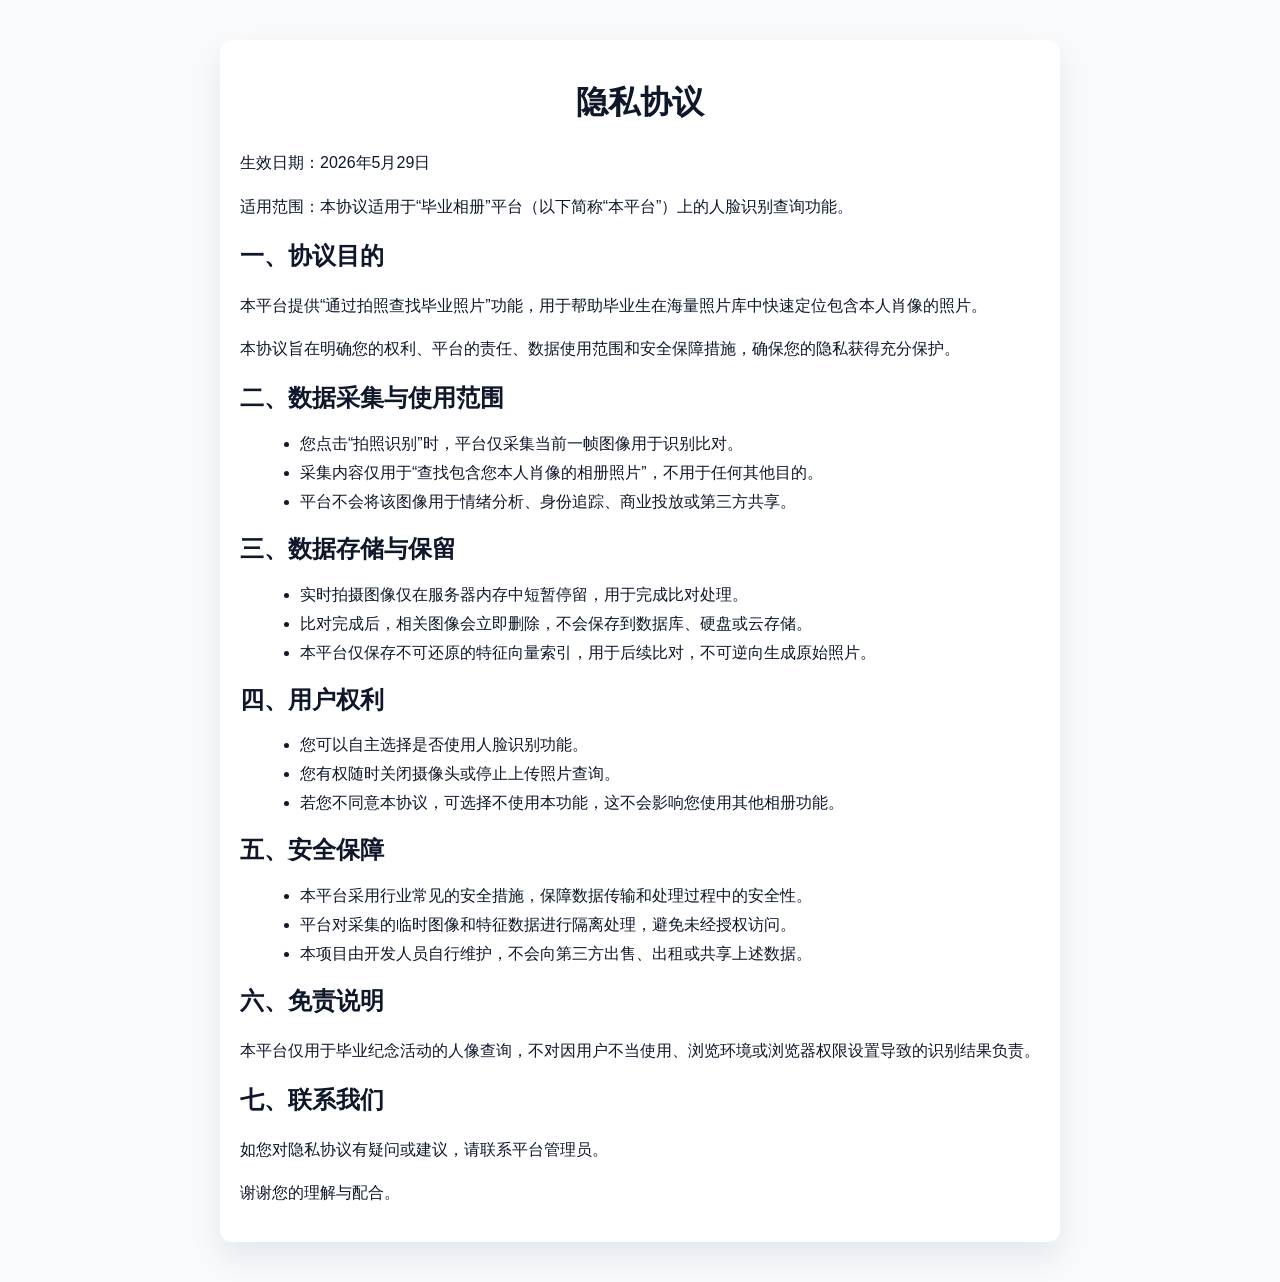
<file: static/xy.html>
<!DOCTYPE html>
<html lang="zh-CN">
<head>
    <meta charset="UTF-8">
    <title>隐私协议</title>
    <style>
        body { margin: 0; font-family: 'Segoe UI', Tahoma, Geneva, Verdana, sans-serif; background: #f8fafc; color: #0f172a; }
        .container { max-width: 800px; margin: 40px auto; padding: 20px; background: #ffffff; border-radius: 12px; box-shadow: 0 16px 32px rgba(15, 23, 42, 0.08); }
        h1 { text-align: center; margin-bottom: 24px; }
        p { line-height: 1.7; margin-bottom: 16px; }
        ul { margin-left: 20px; margin-bottom: 16px; }
        li { margin-bottom: 8px; }
    </style>
</head>
<body>
    <div class="container">
        <h1>隐私协议</h1>
        <p>生效日期：2026年5月29日</p>
        <p>适用范围：本协议适用于“毕业相册”平台（以下简称“本平台”）上的人脸识别查询功能。</p>
        <h2>一、协议目的</h2>
        <p>本平台提供“通过拍照查找毕业照片”功能，用于帮助毕业生在海量照片库中快速定位包含本人肖像的照片。</p>
        <p>本协议旨在明确您的权利、平台的责任、数据使用范围和安全保障措施，确保您的隐私获得充分保护。</p>
        <h2>二、数据采集与使用范围</h2>
        <ul>
            <li>您点击“拍照识别”时，平台仅采集当前一帧图像用于识别比对。</li>
            <li>采集内容仅用于“查找包含您本人肖像的相册照片”，不用于任何其他目的。</li>
            <li>平台不会将该图像用于情绪分析、身份追踪、商业投放或第三方共享。</li>
        </ul>
        <h2>三、数据存储与保留</h2>
        <ul>
            <li>实时拍摄图像仅在服务器内存中短暂停留，用于完成比对处理。</li>
            <li>比对完成后，相关图像会立即删除，不会保存到数据库、硬盘或云存储。</li>
            <li>本平台仅保存不可还原的特征向量索引，用于后续比对，不可逆向生成原始照片。</li>
        </ul>
        <h2>四、用户权利</h2>
        <ul>
            <li>您可以自主选择是否使用人脸识别功能。</li>
            <li>您有权随时关闭摄像头或停止上传照片查询。</li>
            <li>若您不同意本协议，可选择不使用本功能，这不会影响您使用其他相册功能。</li>
        </ul>
        <h2>五、安全保障</h2>
        <ul>
            <li>本平台采用行业常见的安全措施，保障数据传输和处理过程中的安全性。</li>
            <li>平台对采集的临时图像和特征数据进行隔离处理，避免未经授权访问。</li>
            <li>本项目由开发人员自行维护，不会向第三方出售、出租或共享上述数据。</li>
        </ul>
        <h2>六、免责说明</h2>
        <p>本平台仅用于毕业纪念活动的人像查询，不对因用户不当使用、浏览环境或浏览器权限设置导致的识别结果负责。</p>
        <h2>七、联系我们</h2>
        <p>如您对隐私协议有疑问或建议，请联系平台管理员。</p>
        <p>谢谢您的理解与配合。</p>
    </div>
</body>
</html>
</file>
